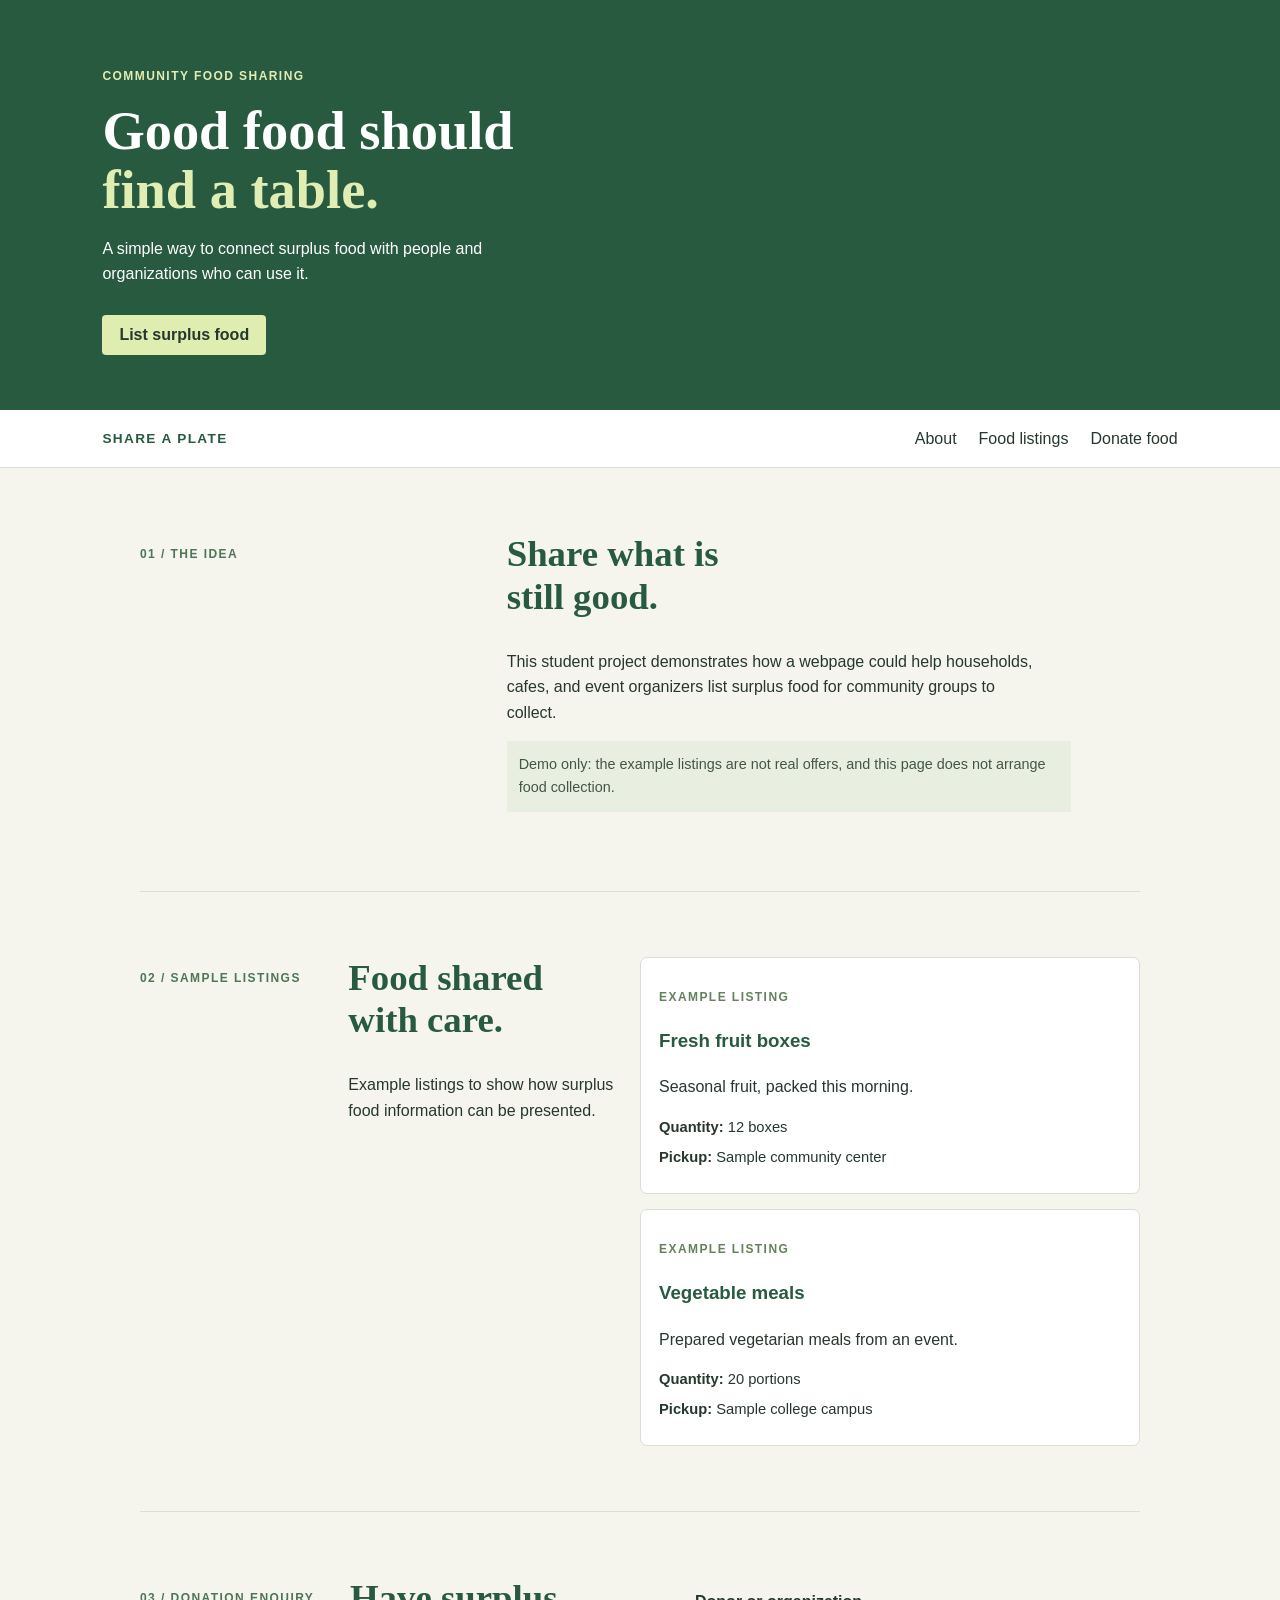
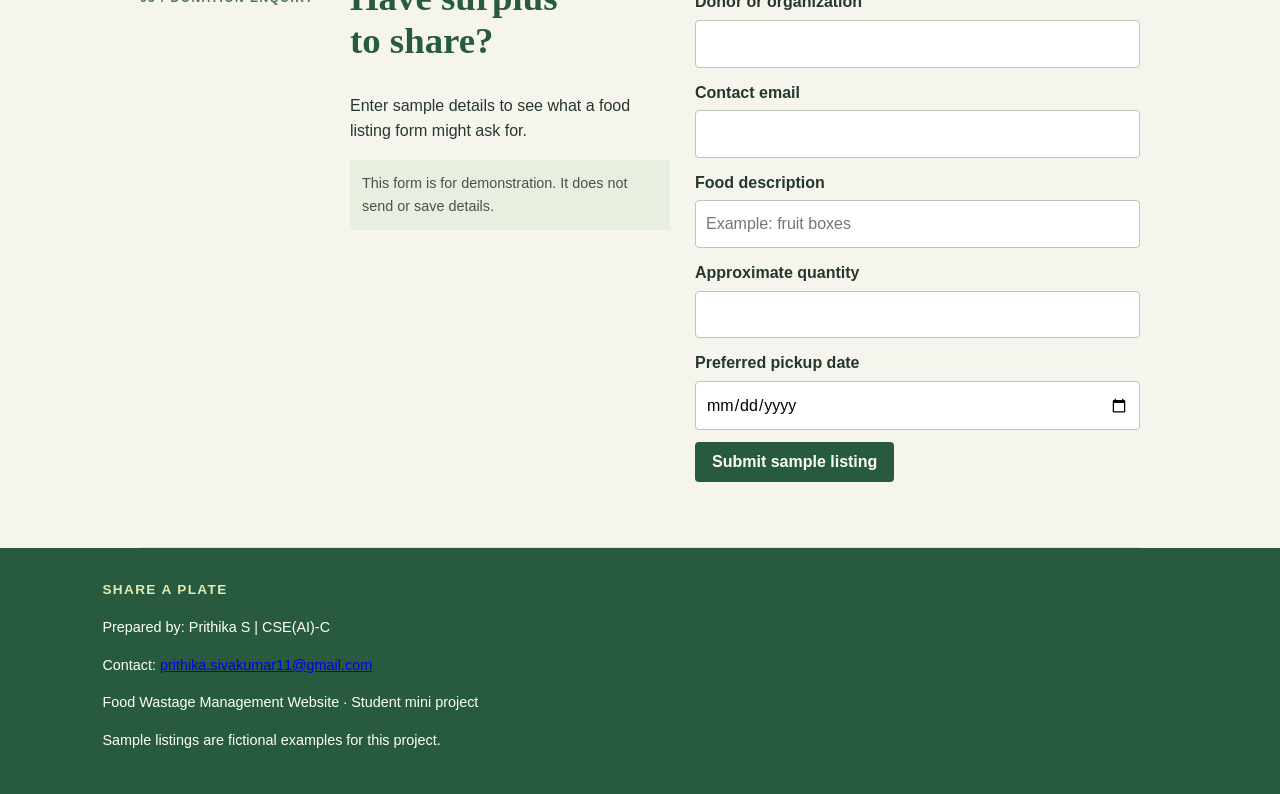
<file: index.html>
<!DOCTYPE html>
<html lang="en">
<head>
  <meta charset="UTF-8">
  <meta name="viewport" content="width=device-width, initial-scale=1.0">
  <meta name="description" content="A student project webpage for sharing surplus food with community organizations.">
  <title>Share a Plate | Food Wastage Management</title>
  <link rel="stylesheet" href="FSS.css">
</head>
<body>
  <header id="top">
    <p class="eyebrow">COMMUNITY FOOD SHARING</p>
    <h1>Good food should<br><span>find a table.</span></h1>
    <p class="intro">A simple way to connect surplus food with people and organizations who can use it.</p>
    <a class="button" href="#donate">List surplus food</a>
  </header>

  <nav aria-label="Main navigation">
    <a class="brand" href="#top">SHARE A PLATE</a>
    <div class="nav-links">
      <a href="#about">About</a>
      <a href="#available">Food listings</a>
      <a href="#donate">Donate food</a>
    </div>
  </nav>

  <main>
    <section id="about" class="about">
      <p class="section-label">01 / THE IDEA</p>
      <div>
        <h2>Share what is<br>still good.</h2>
        <p>This student project demonstrates how a webpage could help households, cafes, and event organizers list surplus food for community groups to collect.</p>
        <p class="notice">Demo only: the example listings are not real offers, and this page does not arrange food collection.</p>
      </div>
    </section>

    <section id="available" class="listings">
      <p class="section-label">02 / SAMPLE LISTINGS</p>
      <div class="section-heading">
        <h2>Food shared<br>with care.</h2>
        <p>Example listings to show how surplus food information can be presented.</p>
      </div>
      <div class="listing-list">
        <article class="listing">
          <p class="tag">EXAMPLE LISTING</p>
          <h3>Fresh fruit boxes</h3>
          <p>Seasonal fruit, packed this morning.</p>
          <p class="listing-detail"><strong>Quantity:</strong> 12 boxes</p>
          <p class="listing-detail"><strong>Pickup:</strong> Sample community center</p>
        </article>
        <article class="listing">
          <p class="tag">EXAMPLE LISTING</p>
          <h3>Vegetable meals</h3>
          <p>Prepared vegetarian meals from an event.</p>
          <p class="listing-detail"><strong>Quantity:</strong> 20 portions</p>
          <p class="listing-detail"><strong>Pickup:</strong> Sample college campus</p>
        </article>
      </div>
    </section>

    <section id="donate" class="donate">
      <p class="section-label">03 / DONATION ENQUIRY</p>
      <div class="donate-copy">
        <h2>Have surplus<br>to share?</h2>
        <p>Enter sample details to see what a food listing form might ask for.</p>
        <p class="notice">This form is for demonstration. It does not send or save details.</p>
      </div>
      <form action="#" method="get">
        <label for="donor">Donor or organization</label>
        <input type="text" id="donor" name="donor" required>

        <label for="email">Contact email</label>
        <input type="email" id="email" name="email" required>

        <label for="food">Food description</label>
        <input type="text" id="food" name="food" placeholder="Example: fruit boxes" required>

        <label for="quantity">Approximate quantity</label>
        <input type="number" id="quantity" name="quantity" min="1" required>

        <label for="pickup">Preferred pickup date</label>
        <input type="date" id="pickup" name="pickup" required>

        <button class="button" type="submit">Submit sample listing</button>
      </form>
    </section>
  </main>

  <footer>
    <a class="brand" href="#top">SHARE A PLATE</a>
    <p>Prepared by: Prithika S | CSE(AI)-C</p>
    <p>Contact: <a href="mailto:prithika.sivakumar11@gmail.com">prithika.sivakumar11@gmail.com</a></p>
    <p>Food Wastage Management Website · Student mini project</p>
    <p>Sample listings are fictional examples for this project.</p>
  </footer>
</body>
</html>
</file>
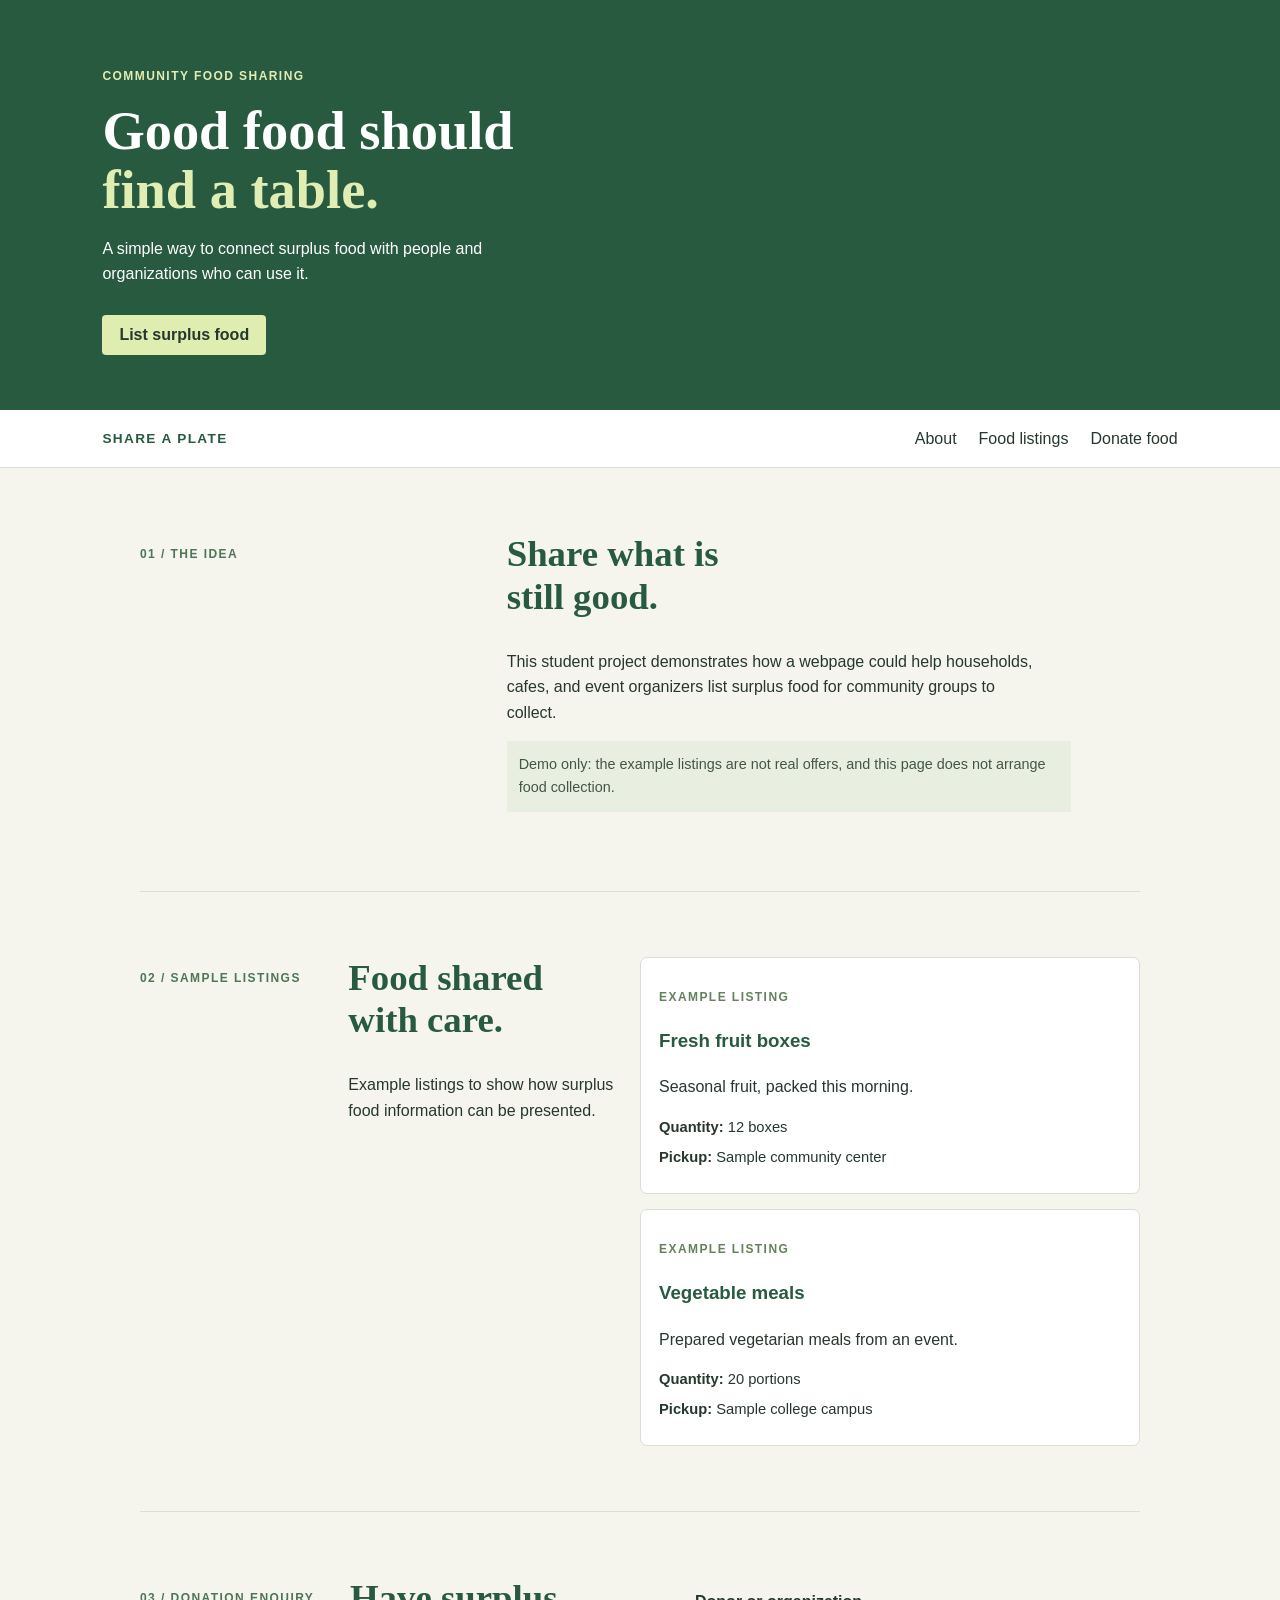
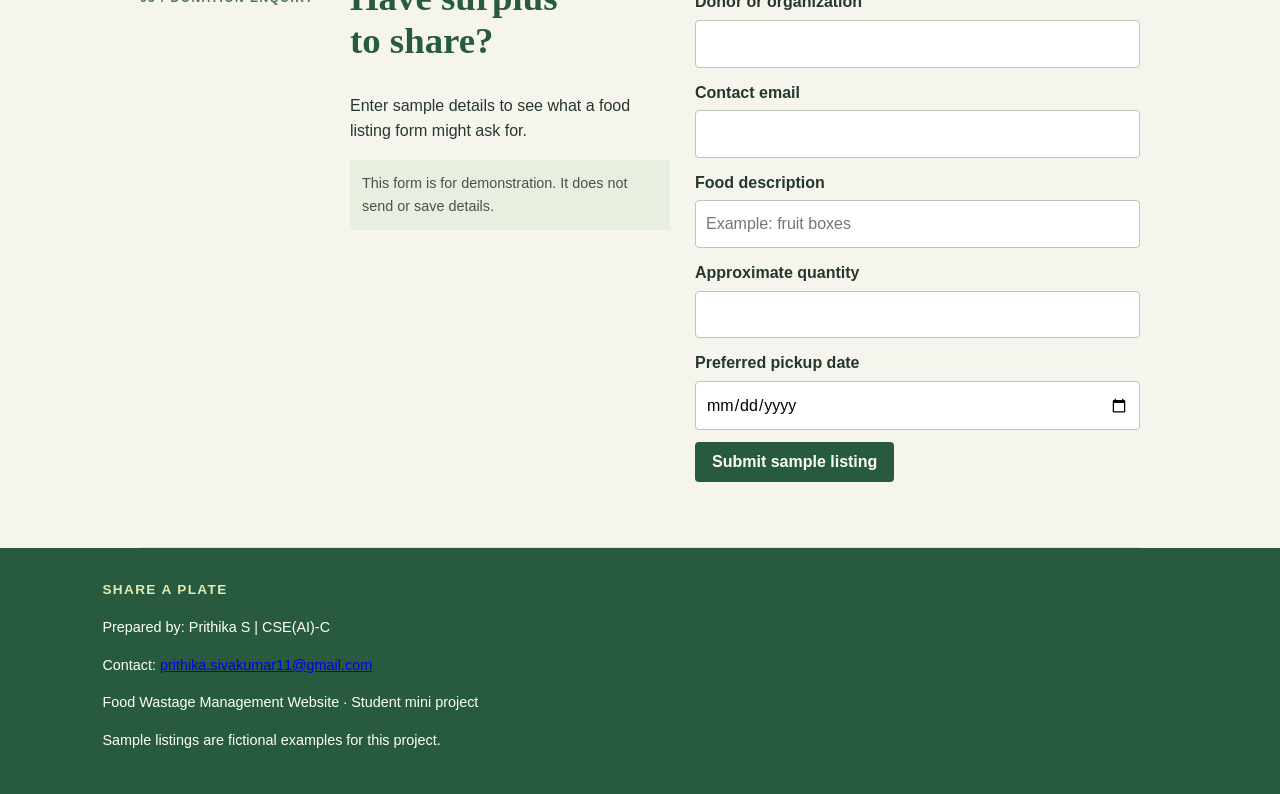
<file: prithi.html>
<!DOCTYPE html>
<html lang="en">
<head>
  <meta charset="UTF-8">
  <meta name="viewport" content="width=device-width, initial-scale=1.0">
  <meta name="description" content="A student project webpage for sharing surplus food with community organizations.">
  <title>Share a Plate | Food Wastage Management</title>
  <link rel="stylesheet" href="FSS.css">
</head>
<body>
  <header id="top">
    <p class="eyebrow">COMMUNITY FOOD SHARING</p>
    <h1>Good food should<br><span>find a table.</span></h1>
    <p class="intro">A simple way to connect surplus food with people and organizations who can use it.</p>
    <a class="button" href="#donate">List surplus food</a>
  </header>

  <nav aria-label="Main navigation">
    <a class="brand" href="#top">SHARE A PLATE</a>
    <div class="nav-links">
      <a href="#about">About</a>
      <a href="#available">Food listings</a>
      <a href="#donate">Donate food</a>
    </div>
  </nav>

  <main>
    <section id="about" class="about">
      <p class="section-label">01 / THE IDEA</p>
      <div>
        <h2>Share what is<br>still good.</h2>
        <p>This student project demonstrates how a webpage could help households, cafes, and event organizers list surplus food for community groups to collect.</p>
        <p class="notice">Demo only: the example listings are not real offers, and this page does not arrange food collection.</p>
      </div>
    </section>

    <section id="available" class="listings">
      <p class="section-label">02 / SAMPLE LISTINGS</p>
      <div class="section-heading">
        <h2>Food shared<br>with care.</h2>
        <p>Example listings to show how surplus food information can be presented.</p>
      </div>
      <div class="listing-list">
        <article class="listing">
          <p class="tag">EXAMPLE LISTING</p>
          <h3>Fresh fruit boxes</h3>
          <p>Seasonal fruit, packed this morning.</p>
          <p class="listing-detail"><strong>Quantity:</strong> 12 boxes</p>
          <p class="listing-detail"><strong>Pickup:</strong> Sample community center</p>
        </article>
        <article class="listing">
          <p class="tag">EXAMPLE LISTING</p>
          <h3>Vegetable meals</h3>
          <p>Prepared vegetarian meals from an event.</p>
          <p class="listing-detail"><strong>Quantity:</strong> 20 portions</p>
          <p class="listing-detail"><strong>Pickup:</strong> Sample college campus</p>
        </article>
      </div>
    </section>

    <section id="donate" class="donate">
      <p class="section-label">03 / DONATION ENQUIRY</p>
      <div class="donate-copy">
        <h2>Have surplus<br>to share?</h2>
        <p>Enter sample details to see what a food listing form might ask for.</p>
        <p class="notice">This form is for demonstration. It does not send or save details.</p>
      </div>
      <form action="#" method="get">
        <label for="donor">Donor or organization</label>
        <input type="text" id="donor" name="donor" required>

        <label for="email">Contact email</label>
        <input type="email" id="email" name="email" required>

        <label for="food">Food description</label>
        <input type="text" id="food" name="food" placeholder="Example: fruit boxes" required>

        <label for="quantity">Approximate quantity</label>
        <input type="number" id="quantity" name="quantity" min="1" required>

        <label for="pickup">Preferred pickup date</label>
        <input type="date" id="pickup" name="pickup" required>

        <button class="button" type="submit">Submit sample listing</button>
      </form>
    </section>
  </main>

  <footer>
    <a class="brand" href="#top">SHARE A PLATE</a>
    <p>Prepared by: Prithika S | CSE(AI)-C</p>
    <p>Contact: <a href="mailto:prithika.sivakumar11@gmail.com">prithika.sivakumar11@gmail.com</a></p>
    <p>Food Wastage Management Website · Student mini project</p>
    <p>Sample listings are fictional examples for this project.</p>
  </footer>
</body>
</html>
</file>
<file: FSS.css>
/* Food Wastage Management Website */
body {
  margin: 0;
  font-family: Arial, sans-serif;
  line-height: 1.6;
  color: #26372d;
  background-color: #f5f5ee;
}

header {
  padding: 55px 8%;
  color: white;
  background-color: #285a40;
}

.eyebrow, .section-label, .tag {
  font-size: 0.75em;
  font-weight: bold;
  letter-spacing: 0.12em;
}

.eyebrow { color: #e0edb3; }

header h1 {
  margin: 16px 0;
  font-family: Georgia, serif;
  font-size: 3.4em;
  line-height: 1.08;
}

header h1 span { color: #e0edb3; }
.intro { max-width: 470px; }

.button {
  display: inline-block;
  margin-top: 12px;
  padding: 11px 17px;
  border: 0;
  border-radius: 4px;
  background-color: #dfedb1;
  color: #26372d;
  font: bold 1em Arial, sans-serif;
  text-decoration: none;
  cursor: pointer;
}

nav {
  display: flex;
  flex-wrap: wrap;
  justify-content: space-between;
  align-items: center;
  gap: 12px;
  padding: 16px 8%;
  background-color: white;
  border-bottom: 1px solid #d8dfd5;
}

.brand {
  color: #285a40;
  font-size: 0.85em;
  font-weight: bold;
  letter-spacing: 0.1em;
  text-decoration: none;
}

.nav-links { display: flex; flex-wrap: wrap; gap: 22px; }
.nav-links a { color: #26372d; text-decoration: none; }
.nav-links a:hover, footer a:hover { text-decoration: underline; }

main { width: 84%; max-width: 1000px; margin: 0 auto; }

section {
  display: flex;
  flex-wrap: wrap;
  gap: 25px;
  padding: 65px 0;
  border-bottom: 1px solid #d8dfd5;
}

.section-label { flex: 1 1 150px; color: #4c7655; }
.about > div, .section-heading, .donate-copy { flex: 2 1 250px; }

h2 {
  margin-top: 0;
  color: #285a40;
  font-family: Georgia, serif;
  font-size: 2.3em;
  line-height: 1.15;
}

.about > div > p, .section-heading > p, .donate-copy > p { max-width: 540px; }
.notice {
  padding: 12px;
  background-color: #e8eee0;
  color: #425648;
  font-size: 0.9em;
}

.listings { align-items: flex-start; }
.section-heading { flex-basis: 200px; }

.listing-list {
  display: flex;
  flex: 3 1 400px;
  flex-wrap: wrap;
  gap: 15px;
}

.listing {
  flex: 1 1 220px;
  padding: 18px;
  border: 1px solid #d8dfd5;
  border-radius: 7px;
  background-color: white;
}

.tag { color: #64805c; }
.listing h3 { color: #285a40; }
.listing-detail { margin: 6px 0; font-size: 0.92em; }
.donate { align-items: flex-start; }
.donate form { flex: 3 1 340px; max-width: 600px; }

label { display: block; margin: 12px 0 5px; font-weight: bold; }

input {
  width: 100%;
  padding: 10px;
  border: 1px solid #b9c6b9;
  border-radius: 4px;
  box-sizing: border-box;
  font: inherit;
}

form .button { background-color: #285a40; color: white; }
form .button:hover { background-color: #19432d; }

footer {
  padding: 28px 8%;
  background-color: #285a40;
  color: white;
}

footer .brand { color: #e0edb3; }
footer p { font-size: 0.9em; }

@media (max-width: 600px) {
  header { padding: 40px 6%; }
  header h1 { font-size: 2.6em; }
  nav { padding: 14px 6%; }
  .nav-links { gap: 12px; }
  main { width: 88%; }
  section { padding: 45px 0; }
  h2 { font-size: 2em; }
}
</file>
